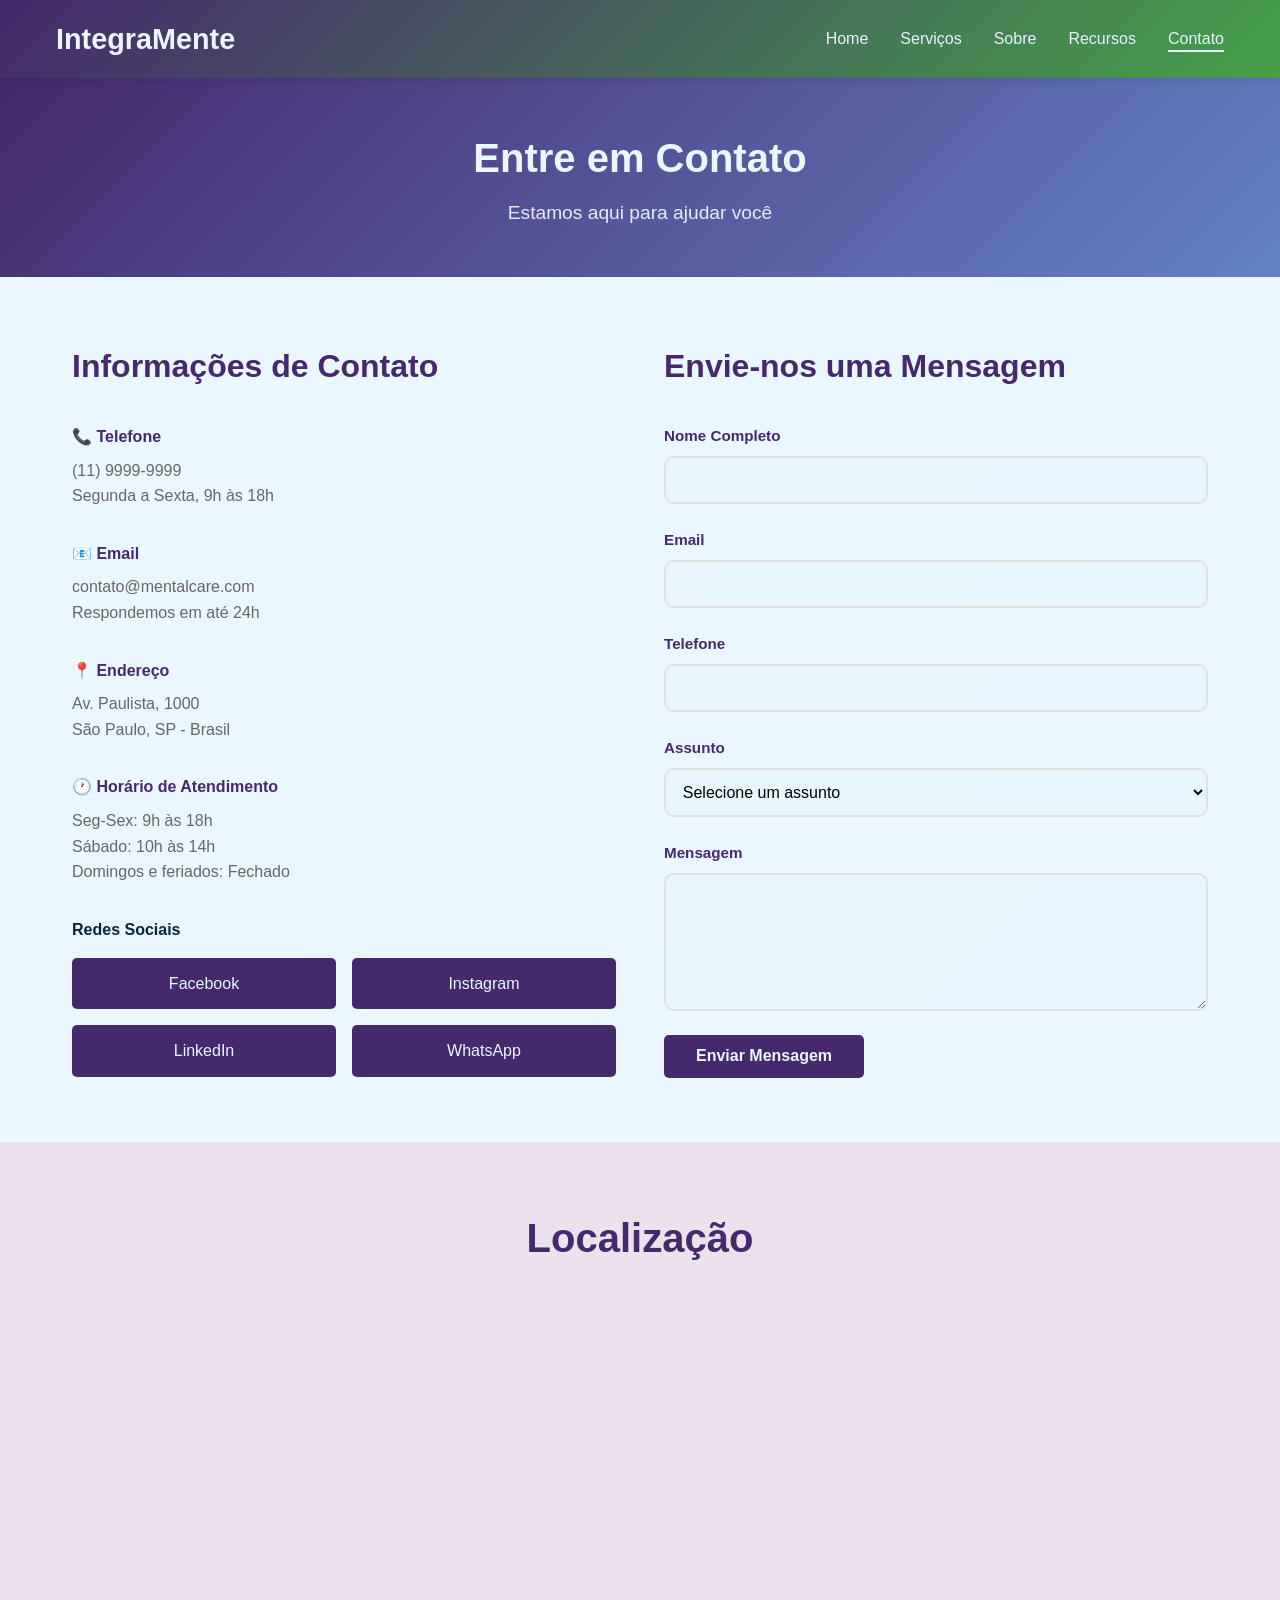
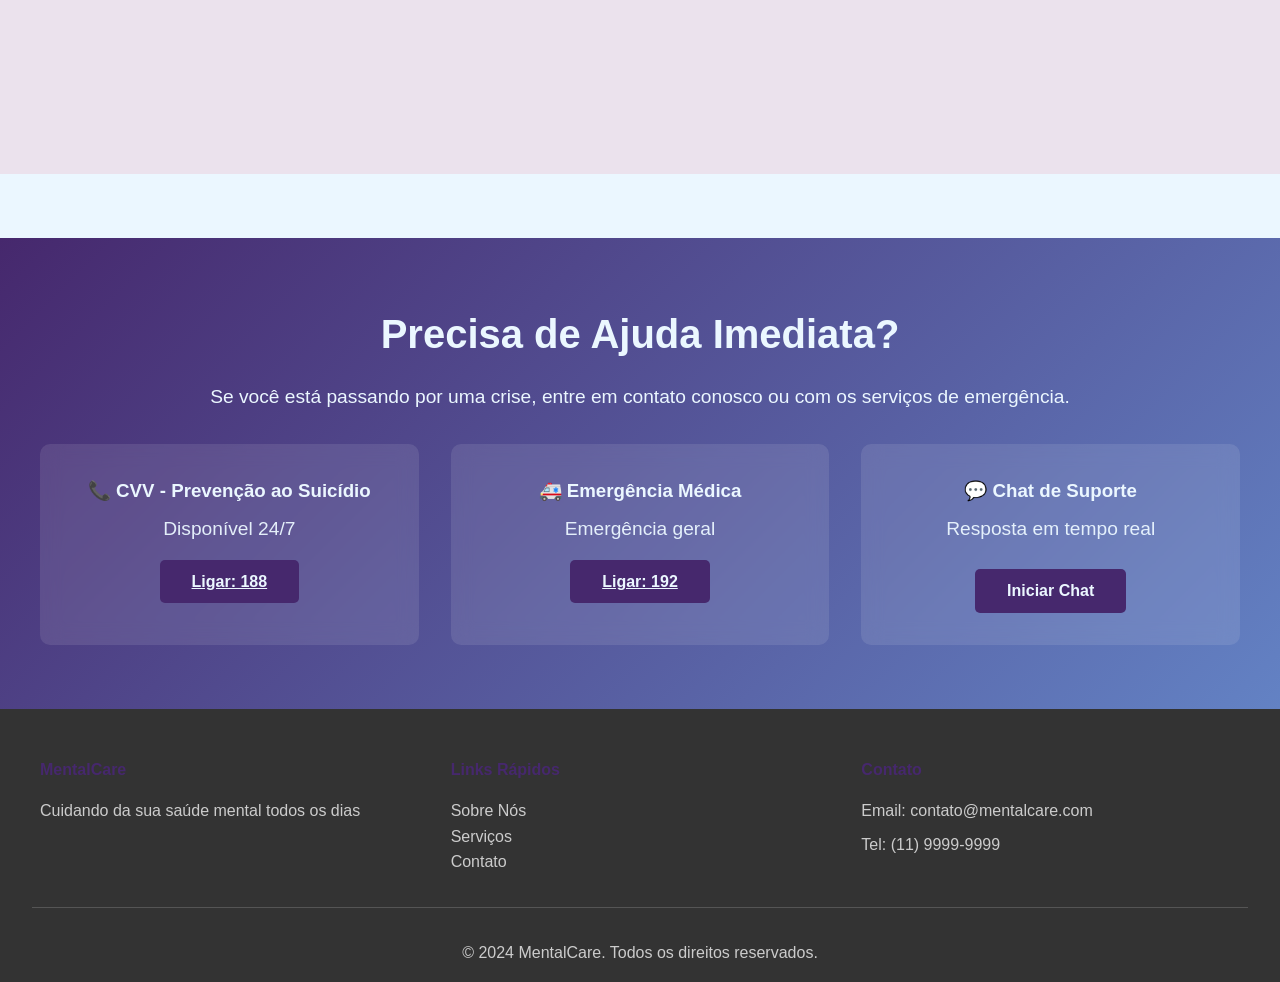
<file: projeto_saúde_mental/contato.html>
<!DOCTYPE html>
<html lang="pt-BR">
<head>
    <meta charset="UTF-8">
    <meta name="viewport" content="width=device-width, initial-scale=1.0">
    <title>Contato - MentalCare</title>
    <link rel="stylesheet" href="css/style.css">
</head>
<body>
    <!-- Navbar -->
    <nav class="navbar">
        <div class="nav-container">
            <div class="logo"> IntegraMente </div>
            <ul class="nav-menu">
                <li><a href="index.html">Home</a></li>
                <li><a href="servicos.html">Serviços</a></li>
                <li><a href="sobre.html">Sobre</a></li>
                <li><a href="recursos.html">Recursos</a></li>
                <li><a href="contato.html" class="active">Contato</a></li>
            </ul>
            <div class="hamburger">
                <span></span>
                <span></span>
                <span></span>
            </div>
        </div>
    </nav>

    <!-- Página Banner -->
    <section class="page-banner">
        <h1>Entre em Contato</h1>
        <p>Estamos aqui para ajudar você</p>
    </section>

    <!-- Contato -->
    <section class="contact-section">
        <div class="contact-info">
            <h2>Informações de Contato</h2>
            
            <div class="info-item">
                <h4>📞 Telefone</h4>
                <p>(11) 9999-9999</p>
                <p>Segunda a Sexta, 9h às 18h</p>
            </div>

            <div class="info-item">
                <h4>📧 Email</h4>
                <p>contato@mentalcare.com</p>
                <p>Respondemos em até 24h</p>
            </div>

            <div class="info-item">
                <h4>📍 Endereço</h4>
                <p>Av. Paulista, 1000</p>
                <p>São Paulo, SP - Brasil</p>
            </div>

            <div class="info-item">
                <h4>🕐 Horário de Atendimento</h4>
                <p>Seg-Sex: 9h às 18h</p>
                <p>Sábado: 10h às 14h</p>
                <p>Domingos e feriados: Fechado</p>
            </div>

            <div class="social-links">
                <h4>Redes Sociais</h4>
                <div class="socials">
                    <a href="#" class="social-btn">Facebook</a>
                    <a href="#" class="social-btn">Instagram</a>
                    <a href="#" class="social-btn">LinkedIn</a>
                    <a href="#" class="social-btn">WhatsApp</a>
                </div>
            </div>
        </div>

        <div class="contact-form">
            <h2>Envie-nos uma Mensagem</h2>
            <form>
                <div class="form-group">
                    <label for="name">Nome Completo</label>
                    <input type="text" id="name" name="name" required>
                </div>

                <div class="form-group">
                    <label for="email">Email</label>
                    <input type="email" id="email" name="email" required>
                </div>

                <div class="form-group">
                    <label for="phone">Telefone</label>
                    <input type="tel" id="phone" name="phone">
                </div>

                <div class="form-group">
                    <label for="subject">Assunto</label>
                    <select id="subject" name="subject" required>
                        <option value="">Selecione um assunto</option>
                        <option value="consulta">Consulta</option>
                        <option value="informacao">Informação Geral</option>
                        <option value="feedback">Feedback</option>
                        <option value="problema">Relatar Problema</option>
                    </select>
                </div>

                <div class="form-group">
                    <label for="message">Mensagem</label>
                    <textarea id="message" name="message" rows="6" required></textarea>
                </div>

                <button type="submit" class="btn btn-primary">Enviar Mensagem</button>
            </form>
        </div>
    </section>

    <!-- Mapa -->
    <section class="map-section">
        <h2>Localização</h2>
        <div class="map-container">
            <iframe src="https://www.google.com/maps/embed?pb=!1m18!1m12!1m3!1d3658.0089649876!2d-46.6568!3d-23.5505!2m3!1f0!2f0!3f0!3m2!1i1024!2i768!4f13.1!3m3!1m2!1s0x94ce59c8da0edf63%3A0xf2e8f1f8c8e8c8e8!2sAv.%20Paulista%2C%201000%20-%20S%C3%A3o%20Paulo!5e0!3m2!1spt-BR!2sbr!4v1234567890" width="100%" height="400" style="border:0;" allowfullscreen="" loading="lazy"></iframe>
        </div>
    </section>

    <!-- Suporte Imediato -->
    <section class="support-section">
        <h2>Precisa de Ajuda Imediata?</h2>
        <p>Se você está passando por uma crise, entre em contato conosco ou com os serviços de emergência.</p>
        <div class="support-cards">
            <div class="support-card">
                <h3>📞 CVV - Prevenção ao Suicídio</h3>
                <p>Disponível 24/7</p>
                <a href="tel:188" class="btn btn-primary">Ligar: 188</a>
            </div>
            <div class="support-card">
                <h3>🚑 Emergência Médica</h3>
                <p>Emergência geral</p>
                <a href="tel:192" class="btn btn-primary">Ligar: 192</a>
            </div>
            <div class="support-card">
                <h3>💬 Chat de Suporte</h3>
                <p>Resposta em tempo real</p>
                <button class="btn btn-primary">Iniciar Chat</button>
            </div>
        </div>
    </section>

    <!-- Footer -->
    <footer class="footer">
        <div class="footer-content">
            <div class="footer-section">
                <h4>MentalCare</h4>
                <p>Cuidando da sua saúde mental todos os dias</p>
            </div>
            <div class="footer-section">
                <h4>Links Rápidos</h4>
                <ul>
                    <li><a href="sobre.html">Sobre Nós</a></li>
                    <li><a href="servicos.html">Serviços</a></li>
                    <li><a href="contato.html">Contato</a></li>
                </ul>
            </div>
            <div class="footer-section">
                <h4>Contato</h4>
                <p>Email: contato@mentalcare.com</p>
                <p>Tel: (11) 9999-9999</p>
            </div>
        </div>
        <div class="footer-bottom">
            <p>&copy; 2024 MentalCare. Todos os direitos reservados.</p>
        </div>
    </footer>

    <script src="js/carousel.js"></script>
</body>
</html>
</file>
<file: projeto_saúde_mental/css/style.css>
* {
    margin: 0;
    padding: 0;
    box-sizing: border-box;
}

:root {
    --primary-color: #46286d;
    --secondary-color: #6382c4;
    --accent-color:  #c47cd6;
    --danger-color:  #f44336; 
    --text-color:    #02273b;
    --light-bg:      #ebe2ed;
    --white:         #ebf7ff;
    --shadow: 0 2px 8px rgba(2, 39, 59, 0.12);
}

html {
    scroll-behavior: smooth;
}

body {
    font-family: 'Segoe UI', Tahoma, Geneva, Verdana, sans-serif;
    line-height: 1.6;
    color: var(--text-color);
    background-color: var(--white);
}

/* ===== NAVBAR ===== */
.navbar {
    background: linear-gradient(135deg, var(--primary-color) 0%, #45a049 100%);
    padding: 1rem 0;
    position: sticky;
    top: 0;
    z-index: 1000;
    box-shadow: var(--shadow);
}

.nav-container {
    max-width: 1200px;
    margin: 0 auto;
    padding: 0 1rem;
    display: flex;
    justify-content: space-between;
    align-items: center;
}

.logo {
    font-size: 1.8rem;
    font-weight: bold;
    color: var(--white);
}

.nav-menu {
    display: flex;
    list-style: none;
    gap: 2rem;
}

.nav-menu a {
    color: var(--white);
    text-decoration: none;
    font-weight: 500;
    position: relative;
    transition: var(--transition);
}

.nav-menu a::after {
    content: '';
    position: absolute;
    bottom: -5px;
    left: 0;
    width: 0;
    height: 2px;
    background: var(--white);
    transition: var(--transition);
}

.nav-menu a:hover::after,
.nav-menu a.active::after {
    width: 100%;
}

.hamburger {
    display: none;
    flex-direction: column;
    cursor: pointer;
}

.hamburger span {
    width: 25px;
    height: 3px;
    background: var(--white);
    margin: 5px 0;
    transition: var(--transition);
}

/* ===== CAROUSEL ===== */
.carousel-section {
    position: relative;
    width: 100%;
    height: 500px;
    overflow: hidden;
    background: #000;
}

.carousel {
    position: relative;
    width: 100%;
    height: 100%;
}

.carousel-item {
    display: none;
    position: relative;
    width: 100%;
    height: 100%;
}

.carousel-item.active {
    display: flex;
}

.carousel-item img {
    width: 100%;
    height: 100%;
    object-fit: cover;
}

.carousel-text {
    position: absolute;
    bottom: 0;
    left: 0;
    right: 0;
    background: linear-gradient(to top, rgba(0,0,0,0.8), transparent);
    color: var(--white);
    padding: 3rem 2rem 2rem;
    text-align: center;
    animation: slideUp 0.6s ease;
}

.carousel-text h2 {
    font-size: 2.5rem;
    margin-bottom: 0.5rem;
}

.carousel-text p {
    font-size: 1.2rem;
}

@keyframes slideUp {
    from {
        opacity: 0;
        transform: translateY(30px);
    }
    to {
        opacity: 1;
        transform: translateY(0);
    }
}

.carousel-btn {
    position: absolute;
    top: 50%;
    transform: translateY(-50%);
    background: rgba(255, 255, 255, 0.3);
    color: var(--white);
    border: none;
    font-size: 2rem;
    padding: 1rem 1.5rem;
    cursor: pointer;
    z-index: 10;
    transition: var(--transition);
}

.carousel-btn:hover {
    background: rgba(255, 255, 255, 0.6);
}

.carousel-btn.prev {
    left: 20px;
}

.carousel-btn.next {
    right: 20px;
}

.carousel-dots {
    position: absolute;
    bottom: 20px;
    left: 50%;
    transform: translateX(-50%);
    display: flex;
    gap: 10px;
    z-index: 10;
}

.dot {
    width: 12px;
    height: 12px;
    border-radius: 50%;
    background: rgba(255, 255, 255, 0.5);
    cursor: pointer;
    transition: var(--transition);
}

.dot.active {
    background: var(--white);
    width: 30px;
    border-radius: 6px;
}

/* ===== HERO SECTION ===== */
.hero {
    background: linear-gradient(135deg, var(--primary-color) 0%, var(--secondary-color) 100%);
    color: var(--white);
    padding: 4rem 2rem;
    text-align: center;
    min-height: 400px;
    display: flex;
    align-items: center;
    justify-content: center;
}

.hero-content h1 {
    font-size: 3rem;
    margin-bottom: 1rem;
}

.hero-content p {
    font-size: 1.3rem;
    margin-bottom: 2rem;
    opacity: 0.95;
}

/* ===== BUTTONS ===== */
.btn {
    padding: 0.8rem 2rem;
    border: none;
    border-radius: 5px;
    font-size: 1rem;
    cursor: pointer;
    transition: var(--transition);
    font-weight: 600;
}

.btn-primary {
    background: var(--primary-color);
    color: var(--white);
}

.btn-primary:hover {
    background: #45a049;
    transform: translateY(-2px);
    box-shadow: 0 4px 12px rgba(76, 175, 80, 0.3);
}

.btn-secondary {
    background: var(--secondary-color);
    color: var(--white);
}

.btn-secondary:hover {
    background: #0b7dda;
    transform: translateY(-2px);
    box-shadow: 0 4px 12px rgba(33, 150, 243, 0.3);
}

/* ===== SERVICES PREVIEW ===== */
.services-preview {
    max-width: 1200px;
    margin: 4rem auto;
    padding: 0 2rem;
}

.services-preview h2 {
    text-align: center;
    font-size: 2.5rem;
    margin-bottom: 3rem;
    color: var(--primary-color);
}

.services-grid {
    display: grid;
    grid-template-columns: repeat(auto-fit, minmax(250px, 1fr));
    gap: 2rem;
}

.service-card {
    background: var(--light-bg);
    padding: 2rem;
    border-radius: 10px;
    text-align: center;
    transition: var(--transition);
    box-shadow: var(--shadow);
}

.service-card:hover {
    transform: translateY(-5px);
    box-shadow: 0 8px 16px rgba(0, 0, 0, 0.15);
}

.service-card .icon {
    font-size: 3rem;
    margin-bottom: 1rem;
}

.service-card h3 {
    font-size: 1.5rem;
    margin-bottom: 0.5rem;
    color: var(--primary-color);
}

.service-card p {
    color: #666;
}

/* ===== TESTIMONIALS ===== */
.testimonials {
    background: var(--light-bg);
    padding: 4rem 2rem;
    margin: 4rem 0;
}

.testimonials h2 {
    text-align: center;
    font-size: 2.5rem;
    margin-bottom: 3rem;
    color: var(--primary-color);
}

.testimonials-grid {
    max-width: 1200px;
    margin: 0 auto;
    display: grid;
    grid-template-columns: repeat(auto-fit, minmax(300px, 1fr));
    gap: 2rem;
}

.testimonial-card {
    background: var(--white);
    padding: 2rem;
    border-radius: 10px;
    box-shadow: var(--shadow);
    border-left: 4px solid var(--primary-color);
}

.testimonial-card p {
    font-style: italic;
    margin-bottom: 1rem;
    color: #666;
}

.testimonial-card strong {
    color: var(--primary-color);
}

/* ===== PAGE BANNER ===== */
.page-banner {
    background: linear-gradient(135deg, var(--primary-color) 0%, var(--secondary-color) 100%);
    color: var(--white);
    padding: 3rem 2rem;
    text-align: center;
}

.page-banner h1 {
    font-size: 2.5rem;
    margin-bottom: 0.5rem;
}

.page-banner p {
    font-size: 1.2rem;
    opacity: 0.95;
}

/* ===== SERVICES DETAILED ===== */
.services-detailed {
    max-width: 1200px;
    margin: 4rem auto;
    padding: 0 2rem;
}

.service-detail-item {
    display: grid;
    grid-template-columns: 1fr 1fr;
    gap: 3rem;
    align-items: center;
    margin-bottom: 4rem;
}

.service-detail-item.reverse {
    direction: rtl;
}

.service-detail-item.reverse > * {
    direction: ltr;
}

.service-image img {
    width: 100%;
    border-radius: 10px;
    box-shadow: var(--shadow);
}

.service-info h2 {
    font-size: 2rem;
    color: var(--primary-color);
    margin-bottom: 1rem;
}

.service-info p {
    color: #666;
    margin-bottom: 1.5rem;
}

.service-info ul {
    list-style: none;
    margin-bottom: 2rem;
}

.service-info li {
    padding: 0.5rem 0;
    color: #666;
}

/* ===== PRICING ===== */
.pricing {
    background: var(--light-bg);
    padding: 4rem 2rem;
    margin: 4rem 0;
}

.pricing h2 {
    text-align: center;
    font-size: 2.5rem;
    margin-bottom: 3rem;
    color: var(--primary-color);
}

.pricing-grid {
    max-width: 1200px;
    margin: 0 auto;
    display: grid;
    grid-template-columns: repeat(auto-fit, minmax(280px, 1fr));
    gap: 2rem;
}

.pricing-card {
    background: var(--white);
    padding: 2rem;
    border-radius: 10px;
    box-shadow: var(--shadow);
    text-align: center;
    transition: var(--transition);
}

.pricing-card:hover {
    transform: translateY(-10px);
    box-shadow: 0 12px 24px rgba(0, 0, 0, 0.15);
}

.pricing-card.featured {
    border: 2px solid var(--primary-color);
    transform: scale(1.05);
}

.pricing-card h3 {
    font-size: 1.5rem;
    margin-bottom: 1rem;
    color: var(--primary-color);
}

.pricing-card .price {
    font-size: 2.5rem;
    color: var(--primary-color);
    margin-bottom: 0.5rem;
}

.pricing-card .price span {
    font-size: 1rem;
    color: #666;
}

.pricing-card .popular {
    background: var(--primary-color);
    color: var(--white);
    padding: 0.5rem 1rem;
    border-radius: 20px;
    display: inline-block;
    margin-bottom: 1rem;
}

.pricing-card ul {
    list-style: none;
    margin: 1.5rem 0;
    text-align: left;
}

.pricing-card li {
    padding: 0.5rem 0;
    color: #666;
}

/* ===== ABOUT SECTION ===== */
.about-section {
    max-width: 1200px;
    margin: 4rem auto;
    padding: 0 2rem;
    display: grid;
    grid-template-columns: 1fr 1fr;
    gap: 3rem;
    align-items: center;
}

.about-image img {
    width: 100%;
    border-radius: 10px;
    box-shadow: var(--shadow);
}

.about-content h2 {
    font-size: 2rem;
    color: var(--primary-color);
    margin-bottom: 1rem;
}

.about-content p {
    color: #666;
    margin-bottom: 1rem;
    line-height: 1.8;
}

/* ===== MISSION SECTION ===== */
.mission-section {
    max-width: 1200px;
    margin: 4rem auto;
    padding: 0 2rem;
    display: grid;
    grid-template-columns: repeat(auto-fit, minmax(300px, 1fr));
    gap: 2rem;
}

.mission-item {
    background: var(--light-bg);
    padding: 2rem;
    border-radius: 10px;
    border-left: 4px solid var(--primary-color);
}

.mission-item h3 {
    font-size: 1.5rem;
    margin-bottom: 1rem;
    color: var(--primary-color);
}

.mission-item p {
    color: #666;
}

/* ===== TEAM SECTION ===== */
.team-section {
    max-width: 1200px;
    margin: 4rem auto;
    padding: 0 2rem;
}

.team-section h2 {
    text-align: center;
    font-size: 2.5rem;
    margin-bottom: 3rem;
    color: var(--primary-color);
}

.team-grid {
    display: grid;
    grid-template-columns: repeat(auto-fit, minmax(250px, 1fr));
    gap: 2rem;
}

.team-member {
    text-align: center;
    padding: 2rem;
    border-radius: 10px;
    background: var(--light-bg);
    transition: var(--transition);
}

.team-member:hover {
    transform: translateY(-5px);
    box-shadow: var(--shadow);
}

.team-member img {
    width: 150px;
    height: 150px;
    border-radius: 50%;
    object-fit: cover;
    margin-bottom: 1rem;
    border: 3px solid var(--primary-color);
}

.team-member h4 {
    font-size: 1.3rem;
    color: var(--primary-color);
    margin-bottom: 0.5rem;
}

.team-member p {
    color: #666;
}

.team-member .bio {
    font-size: 0.9rem;
    font-style: italic;
}

/* ===== STATS SECTION ===== */
.stats-section {
    background: linear-gradient(135deg, var(--primary-color) 0%, var(--secondary-color) 100%);
    color: var(--white);
    padding: 4rem 2rem;
    margin: 4rem 0;
}

.stats-section h2 {
    text-align: center;
    font-size: 2.5rem;
    margin-bottom: 3rem;
}

.stats-grid {
    max-width: 1200px;
    margin: 0 auto;
    display: grid;
    grid-template-columns: repeat(auto-fit, minmax(200px, 1fr));
    gap: 2rem;
    text-align: center;
}

.stat h3 {
    font-size: 2.5rem;
    margin-bottom: 0.5rem;
}

.stat p {
    font-size: 1.1rem;
    opacity: 0.95;
}

/* ===== CERTIFICATIONS ===== */
.certifications {
    background: var(--light-bg);
    padding: 4rem 2rem;
    margin: 4rem 0;
}

.certifications h2 {
    text-align: center;
    font-size: 2.5rem;
    margin-bottom: 3rem;
    color: var(--primary-color);
}

.certifications-grid {
    max-width: 1200px;
    margin: 0 auto;
    display: grid;
    grid-template-columns: repeat(auto-fit, minmax(250px, 1fr));
    gap: 2rem;
}

.cert-item {
    background: var(--white);
    padding: 2rem;
    border-radius: 10px;
    box-shadow: var(--shadow);
    text-align: center;
}

.cert-item h4 {
    color: var(--primary-color);
    margin-bottom: 0.5rem;
}

/* ===== BLOG SECTION ===== */
.blog-section {
    max-width: 1200px;
    margin: 4rem auto;
    padding: 0 2rem;
}

.blog-section h2 {
    text-align: center;
    font-size: 2.5rem;
    margin-bottom: 3rem;
    color: var(--primary-color);
}

.blog-grid {
    display: grid;
    grid-template-columns: repeat(auto-fit, minmax(300px, 1fr));
    gap: 2rem;
}

.blog-card {
    background: var(--white);
    border-radius: 10px;
    overflow: hidden;
    box-shadow: var(--shadow);
    transition: var(--transition);
}

.blog-card:hover {
    transform: translateY(-5px);
    box-shadow: 0 8px 16px rgba(0, 0, 0, 0.15);
}

.blog-card img {
    width: 100%;
    height: 200px;
    object-fit: cover;
}

.blog-card h3 {
    color: var(--primary-color);
    padding: 1.5rem 1.5rem 0;
}

.blog-card .date {
    color: #999;
    font-size: 0.9rem;
    padding: 0 1.5rem;
}

.blog-card p {
    color: #666;
    padding: 0 1.5rem;
}

.blog-card .read-more {
    display: inline-block;
    padding: 1.5rem;
    color: var(--primary-color);
    text-decoration: none;
    font-weight: 600;
    transition: var(--transition);
}

.blog-card .read-more:hover {
    color: var(--secondary-color);
}

/* ===== GUIDES SECTION ===== */
.guides-section {
    background: var(--light-bg);
    padding: 4rem 2rem;
    margin: 4rem 0;
}

.guides-section h2 {
    text-align: center;
    font-size: 2.5rem;
    margin-bottom: 3rem;
    color: var(--primary-color);
}

.guides-grid {
    max-width: 1200px;
    margin: 0 auto;
    display: grid;
    grid-template-columns: repeat(auto-fit, minmax(250px, 1fr));
    gap: 2rem;
}

.guide-card {
    background: var(--white);
    padding: 2rem;
    border-radius: 10px;
    text-align: center;
    box-shadow: var(--shadow);
    transition: var(--transition);
}

.guide-card:hover {
    transform: translateY(-5px);
}

.guide-card h3 {
    color: var(--primary-color);
    margin-bottom: 1rem;
}

.guide-card p {
    color: #666;
    margin-bottom: 1.5rem;
}

/* ===== VIDEOS SECTION ===== */
.videos-section {
    max-width: 1200px;
    margin: 4rem auto;
    padding: 0 2rem;
}

.videos-section h2 {
    text-align: center;
    font-size: 2.5rem;
    margin-bottom: 3rem;
    color: var(--primary-color);
}

.videos-grid {
    display: grid;
    grid-template-columns: repeat(auto-fit, minmax(300px, 1fr));
    gap: 2rem;
}

.video-card {
    border-radius: 10px;
    overflow: hidden;
    box-shadow: var(--shadow);
    transition: var(--transition);
}

.video-card:hover {
    transform: translateY(-5px);
}

.video-card iframe {
    border-radius: 10px;
}

.video-card h3 {
    padding: 1rem;
    color: var(--primary-color);
}

/* ===== FAQ SECTION ===== */
.faq-section {
    max-width: 1200px;
    margin: 4rem auto;
    padding: 0 2rem;
}

.faq-section h2 {
    text-align: center;
    font-size: 2.5rem;
    margin-bottom: 3rem;
    color: var(--primary-color);
}

.faq-container {
    display: grid;
    gap: 1.5rem;
}

.faq-item {
    background: var(--light-bg);
    padding: 2rem;
    border-radius: 10px;
    border-left: 4px solid var(--primary-color);
}

.faq-item h4 {
    color: var(--primary-color);
    margin-bottom: 0.5rem;
    cursor: pointer;
}

.faq-item p {
    color: #666;
}

/* ===== CONTACT SECTION ===== */
.contact-section {
    max-width: 1200px;
    margin: 4rem auto;
    padding: 0 2rem;
    display: grid;
    grid-template-columns: 1fr 1fr;
    gap: 3rem;
}

.contact-info h2 {
    font-size: 2rem;
    color: var(--primary-color);
    margin-bottom: 2rem;
}

.info-item {
    margin-bottom: 2rem;
}

.info-item h4 {
    color: var(--primary-color);
    margin-bottom: 0.5rem;
}

.info-item p {
    color: #666;
}

.social-links {
    margin-top: 2rem;
}

.socials {
    display: grid;
    grid-template-columns: repeat(2, 1fr);
    gap: 1rem;
    margin-top: 1rem;
}

.social-btn {
    background: var(--primary-color);
    color: var(--white);
    padding: 0.8rem;
    border-radius: 5px;
    text-decoration: none;
    text-align: center;
    transition: var(--transition);
}

.social-btn:hover {
    background: var(--secondary-color);
}

/* ===== CONTACT FORM ===== */
.contact-form h2 {
    font-size: 2rem;
    color: var(--primary-color);
    margin-bottom: 2rem;
}

.form-group {
    margin-bottom: 1.5rem;
}

.form-group label {
    display: block;
    margin-bottom: 0.5rem;
    color: var(--text-color);
    font-weight: 600;
}

.form-group input,
.form-group select,
.form-group textarea {
    width: 100%;
    padding: 0.8rem;
    border: 1px solid #ddd;
    border-radius: 5px;
    font-family: inherit;
    font-size: 1rem;
    transition: var(--transition);
}

.form-group input:focus,
.form-group select:focus,
.form-group textarea:focus {
    outline: none;
    border-color: var(--primary-color);
    box-shadow: 0 0 5px rgba(76, 175, 80, 0.3);
}

/* ===== MAP SECTION ===== */
.map-section {
    padding: 4rem 2rem;
    background: var(--light-bg);
    margin: 4rem 0;
}

.map-section h2 {
    text-align: center;
    font-size: 2.5rem;
    color: var(--primary-color);
    margin-bottom: 2rem;
}

.map-container {
    max-width: 1200px;
    margin: 0 auto;
}

/* ===== SUPPORT SECTION ===== */
.support-section {
    background: linear-gradient(135deg, var(--primary-color) 0%, var(--secondary-color) 100%);
    color: var(--white);
    padding: 4rem 2rem;
    text-align: center;
}

.support-section h2 {
    font-size: 2.5rem;
    margin-bottom: 1rem;
}

.support-section p {
    font-size: 1.2rem;
    margin-bottom: 2rem;
}

.support-cards {
    max-width: 1200px;
    margin: 0 auto;
    display: grid;
    grid-template-columns: repeat(auto-fit, minmax(250px, 1fr));
    gap: 2rem;
}

.support-card {
    background: rgba(255, 255, 255, 0.1);
    padding: 2rem;
    border-radius: 10px;
    backdrop-filter: blur(10px);
}

.support-card h3 {
    margin-bottom: 0.5rem;
}

.support-card p {
    opacity: 0.95;
    margin-bottom: 1.5rem;
}

/* ===== FOOTER ===== */
.footer {
    background: #333;
    color: var(--white);
    padding: 3rem 2rem 1rem;
}

.footer-content {
    max-width: 1200px;
    margin: 0 auto;
    display: grid;
    grid-template-columns: repeat(auto-fit, minmax(250px, 1fr));
    gap: 2rem;
    margin-bottom: 2rem;
}

.footer-section h4 {
    margin-bottom: 1rem;
    color: var(--primary-color);
}

.footer-section p {
    color: #ccc;
    margin-bottom: 0.5rem;
}

.footer-section ul {
    list-style: none;
}

.footer-section a {
    color: #ccc;
    text-decoration: none;
    transition: var(--transition);
}

.footer-section a:hover {
    color: var(--primary-color);
}

.footer-bottom {
    text-align: center;
    padding-top: 2rem;
    border-top: 1px solid #555;
    color: #ccc;
}

/* ===== RESPONSIVE ===== */
@media (max-width: 768px) {
    .hamburger {
        display: flex;
    }

    .nav-menu {
        position: fixed;
        left: -100%;
        top: 70px;
        flex-direction: column;
        background-color: var(--primary-color);
        width: 100%;
        text-align: center;
        transition: 0.3s;
        box-shadow: 0 10px 27px rgba(0, 0, 0, 0.05);
        gap: 0;
    }

    .nav-menu.active {
        left: 0;
    }

    .nav-menu li {
        padding: 2rem 0;
    }

    .carousel-section {
        height: 300px;
    }

    .carousel-text h2 {
        font-size: 1.5rem;
    }

    .carousel-text p {
        font-size: 1rem;
    }

    .carousel-btn {
        padding: 0.5rem 1rem;
        font-size: 1.5rem;
    }

    .carousel-btn.prev {
        left: 10px;
    }

    .carousel-btn.next {
        right: 10px;
    }

    .hero-content h1 {
        font-size: 2rem;
    }

    .hero-content p {
        font-size: 1rem;
    }

    .services-grid {
        grid-template-columns: 1fr;
    }

    .testimonials-grid {
        grid-template-columns: 1fr;
    }

    .service-detail-item {
        grid-template-columns: 1fr;
        gap: 2rem;
    }

    .pricing-grid {
        grid-template-columns: 1fr;
    }

    .pricing-card.featured {
        transform: scale(1);
    }

    .about-section {
        grid-template-columns: 1fr;
    }

    .mission-section {
        grid-template-columns: 1fr;
    }

    .team-grid {
        grid-template-columns: 1fr;
    }

    .stats-grid {
        grid-template-columns: repeat(2, 1fr);
    }

    .blog-grid {
        grid-template-columns: 1fr;
    }

    .guides-grid {
        grid-template-columns: 1fr;
    }

    .videos-grid {
        grid-template-columns: 1fr;
    }

    .contact-section {
        grid-template-columns: 1fr;
    }

    .socials {
        grid-template-columns: 1fr;
    }

    .support-cards {
        grid-template-columns: 1fr;
    }

    .footer-content {
        grid-template-columns: 1fr;
    }
}

@media (max-width: 480px) {
    .logo {
        font-size: 1.3rem;
    }

    .nav-menu {
        gap: 0;
    }

    .carousel-section {
        height: 200px;
    }

    .carousel-text h2 {
        font-size: 1.2rem;
    }

    .carousel-text p {
        font-size: 0.9rem;
    }

    .carousel-text {
        padding: 1.5rem 1rem 1rem;
    }

    .hero-content h1 {
        font-size: 1.5rem;
    }

    .services-preview h2,
    .blog-section h2,
    .pricing h2,
    .team-section h2 {
        font-size: 1.8rem;
    }

    .page-banner h1 {
        font-size: 1.8rem;
    }

    .page-banner p {
        font-size: 1rem;
    }

    .service-card .icon {
        font-size: 2rem;
    }

    .stat h3 {
        font-size: 1.8rem;
    }

    .stats-grid {
        grid-template-columns: 1fr;
    }

    .team-member img {
        width: 100px;
        height: 100px;
    }

    .btn {
        padding: 0.6rem 1.5rem;
        font-size: 0.9rem;
    }
}

/* ===== MODAL STYLES ===== */
.modal {
    display: none;
    position: fixed;
    z-index: 2000;
    left: 0;
    top: 0;
    width: 100%;
    height: 100%;
    background-color: rgba(0, 0, 0, 0.5);
    opacity: 0;
    transition: opacity 0.3s ease;
    padding: 1rem;
    animation: fadeIn 0.3s ease;
    overflow-y: auto;
}

@keyframes fadeIn {
    from {
        opacity: 0;
    }
    to {
        opacity: 1;
    }
}

.modal.active {
    display: flex;
    align-items: flex-start;
    justify-content: center;
    opacity: 1;
    padding: 1rem;
}

.modal-content {
    background-color: var(--white);
    padding: 1.5rem;
    border-radius: 20px;
    max-width: 500px;
    width: 100%;
    position: relative;
    box-shadow: 0 10px 40px rgba(76, 175, 80, 0.15), 0 0 30px rgba(33, 150, 243, 0.08);
    animation: slideDown 0.4s ease;
    transform: translateY(0);
    max-height: 90vh;
    overflow-y: auto;
    overflow-x: hidden;
    margin-top: 2rem;
    border: 1px solid rgba(76, 175, 80, 0.1);
    overflow: hidden;
    scrollbar-width: thin;
    scrollbar-color: rgba(76, 175, 80, 0.3) rgba(76, 175, 80, 0.1);
}

/* Estilo do scrollbar para Chrome/Safari */
.modal-content::-webkit-scrollbar {
    width: 8px;
}

.modal-content::-webkit-scrollbar-track {
    background: rgba(76, 175, 80, 0.05);
    border-radius: 10px;
}

.modal-content::-webkit-scrollbar-thumb {
    background: linear-gradient(180deg, var(--primary-color), var(--secondary-color));
    border-radius: 10px;
    transition: background 0.3s ease;
}

.modal-content::-webkit-scrollbar-thumb:hover {
    background: linear-gradient(180deg, #45a049, #0b7dda);
}

.modal-content::before {
    content: '';
    position: absolute;
    top: 0;
    left: 0;
    right: 0;
    height: 5px;
    background: linear-gradient(90deg, var(--primary-color), var(--secondary-color));
    border-radius: 20px 20px 0 0;
}

@keyframes slideDown {
    from {
        opacity: 0;
        transform: translateY(-50px);
    }
    to {
        opacity: 1;
        transform: translateY(0);
    }
}

@keyframes slideUp {
    from {
        opacity: 0;
        transform: translateY(50px);
    }
    to {
        opacity: 1;
        transform: translateY(0);
    }
}

.modal-content h2 {
    color: var(--primary-color);
    margin-bottom: 1.5rem;
    font-size: 1.8rem;
    margin-top: 0.5rem;
    background: linear-gradient(135deg, var(--primary-color), var(--secondary-color));
    -webkit-background-clip: text;
    -webkit-text-fill-color: transparent;
    background-clip: text;
}

.close {
    color: var(--secondary-color);
    float: right;
    font-size: 28px;
    font-weight: bold;
    cursor: pointer;
    transition: var(--transition);
    display: flex;
    align-items: center;
    justify-content: center;
    width: 30px;
    height: 30px;
    border-radius: 50%;
    background: rgba(33, 150, 243, 0.1);
}

.close:hover,
.close:focus {
    background: rgba(33, 150, 243, 0.2);
    color: var(--danger-color);
    transform: rotate(90deg);
}

.form-inscricao {
    display: flex;
    flex-direction: column;
    gap: 1.5rem;
}

.form-group {
    display: flex;
    flex-direction: column;
}

.form-group label {
    font-weight: 600;
    color: var(--primary-color);
    margin-bottom: 0.5rem;
    font-size: 0.95rem;
}

.form-group input,
.form-group select,
.form-group textarea {
    padding: 0.8rem;
    border: 2px solid #e0e0e0;
    border-radius: 10px;
    font-family: inherit;
    font-size: 1rem;
    transition: var(--transition);
    background: linear-gradient(135deg, rgba(76, 175, 80, 0.02), rgba(33, 150, 243, 0.02));
}

.form-group input:focus,
.form-group select:focus,
.form-group textarea:focus {
    outline: none;
    border-color: var(--primary-color);
    box-shadow: 0 0 0 3px rgba(76, 175, 80, 0.1), inset 0 1px 3px rgba(76, 175, 80, 0.05);
    background: var(--white);
}

.btn-submit {
    padding: 1rem 2rem;
    margin-top: 1rem;
    font-size: 1rem;
    font-weight: 600;
    border: none;
    border-radius: 10px;
    cursor: pointer;
    transition: all 0.3s ease;
    background: linear-gradient(135deg, var(--primary-color) 0%, #45a049 100%);
    color: var(--white);
    position: relative;
    overflow: hidden;
    box-shadow: 0 4px 15px rgba(76, 175, 80, 0.3);
    text-transform: uppercase;
    letter-spacing: 0.5px;
}

.btn-submit::before {
    content: '';
    position: absolute;
    top: 0;
    left: -100%;
    width: 100%;
    height: 100%;
    background: linear-gradient(90deg, transparent, rgba(255,255,255,0.3), transparent);
    transition: left 0.5s ease;
}

.btn-submit:hover {
    background: linear-gradient(135deg, #45a049 0%, var(--primary-color) 100%);
    transform: translateY(-3px);
    box-shadow: 0 8px 25px rgba(76, 175, 80, 0.4);
}

.btn-submit:active {
    transform: translateY(-1px);
    box-shadow: 0 4px 12px rgba(76, 175, 80, 0.3);
}

/* Efeito de ripple no botão */
.btn-primary {
    position: relative;
    overflow: hidden;
}

.btn-primary::after {
    content: '';
    position: absolute;
    top: 50%;
    left: 50%;
    width: 0;
    height: 0;
    border-radius: 50%;
    background: rgba(255, 255, 255, 0.3);
    transform: translate(-50%, -50%);
    transition: width 0.6s, height 0.6s;
}

.btn-primary:active::after {
    width: 300px;
    height: 300px;
}

/* ===== SUCCESS CARD STYLES ===== */
.success-overlay {
    position: fixed;
    top: 0;
    left: 0;
    width: 100%;
    height: 100%;
    background: rgba(0, 0, 0, 0.4);
    backdrop-filter: blur(4px);
    display: flex;
    align-items: center;
    justify-content: center;
    z-index: 3000;
    opacity: 0;
    transition: opacity 0.3s ease;
    padding: 1rem;
}

.success-overlay.active {
    opacity: 1;
}

.motivational-card {
    background: var(--white);
    border-radius: 20px;
    box-shadow: 0 20px 60px rgba(76, 175, 80, 0.2), 0 0 40px rgba(33, 150, 243, 0.1);
    max-width: 500px;
    width: 100%;
    overflow: hidden;
    animation: popIn 0.5s cubic-bezier(0.34, 1.56, 0.64, 1);
    border: 2px solid transparent;
    background-image: 
        linear-gradient(var(--white), var(--white)),
        linear-gradient(135deg, var(--primary-color), var(--secondary-color));
    background-origin: border-box;
    background-clip: padding-box, border-box;
}

@keyframes popIn {
    from {
        opacity: 0;
        transform: scale(0.8);
    }
    to {
        opacity: 1;
        transform: scale(1);
    }
}

.motivational-header {
    background: linear-gradient(135deg, var(--primary-color) 0%, var(--secondary-color) 100%);
    color: var(--white);
    padding: 2rem;
    text-align: center;
    display: flex;
    flex-direction: column;
    align-items: center;
    gap: 1rem;
}

.success-icon {
    width: 60px;
    height: 60px;
    border-radius: 50%;
    background: rgba(255, 255, 255, 0.2);
    display: flex;
    align-items: center;
    justify-content: center;
    font-size: 2rem;
    font-weight: bold;
    animation: scaleIn 0.6s ease;
}

@keyframes scaleIn {
    from {
        transform: scale(0);
    }
    to {
        transform: scale(1);
    }
}

.motivational-header h2 {
    font-size: 2rem;
    margin: 0;
    text-shadow: 0 2px 4px rgba(0, 0, 0, 0.1);
}

.motivational-content {
    padding: 2rem;
    text-align: center;
}

.service-text {
    color: #666;
    font-size: 1rem;
    margin-bottom: 1.5rem;
    font-weight: 500;
}

.phrase-box {
    background: linear-gradient(135deg, rgba(76, 175, 80, 0.05), rgba(33, 150, 243, 0.05));
    padding: 1.5rem;
    border-radius: 15px;
    border-left: 4px solid var(--primary-color);
    margin-bottom: 1.5rem;
    border-top-left-radius: 15px;
}

.phrase-text {
    font-size: 1.1rem;
    color: var(--primary-color);
    font-weight: 500;
    line-height: 1.6;
    margin: 0;
    font-style: italic;
}

.phrase-author {
    font-size: 0.9rem;
    color: var(--secondary-color);
    margin: 0.8rem 0 0 0;
    font-weight: 600;
}

.confirmation-text {
    color: #999;
    font-size: 0.95rem;
    margin: 0;
    line-height: 1.5;
}

.motivational-footer {
    padding: 0 2rem 2rem;
    text-align: center;
}

.btn-ok {
    background: linear-gradient(135deg, var(--primary-color) 0%, #45a049 100%);
    color: var(--white);
    border: none;
    padding: 1rem 2.5rem;
    border-radius: 10px;
    font-size: 1rem;
    font-weight: 600;
    cursor: pointer;
    transition: all 0.3s ease;
    box-shadow: 0 4px 15px rgba(76, 175, 80, 0.3);
    text-transform: uppercase;
    letter-spacing: 0.5px;
    position: relative;
    overflow: hidden;
}

.btn-ok::before {
    content: '';
    position: absolute;
    top: 0;
    left: -100%;
    width: 100%;
    height: 100%;
    background: linear-gradient(90deg, transparent, rgba(255,255,255,0.3), transparent);
    transition: left 0.5s ease;
}

.btn-ok:hover {
    background: linear-gradient(135deg, #45a049 0%, var(--primary-color) 100%);
    transform: translateY(-2px);
    box-shadow: 0 8px 25px rgba(76, 175, 80, 0.4);
}

.btn-ok:active {
    transform: translateY(0);
    box-shadow: 0 4px 12px rgba(76, 175, 80, 0.3);
}

/* ===== MODAL RESPONSIVIDADE ===== */
/* Desktop (1200px e acima) */
@media (min-width: 1200px) {
    .modal-content {
        max-width: 550px;
        padding: 2rem;
        margin-top: 1rem;
        border-radius: 20px;
    }

    .modal-content h2 {
        font-size: 1.8rem;
    }
}

/* Tablet (768px a 1199px) */
@media (min-width: 768px) and (max-width: 1199px) {
    .modal-content {
        max-width: 480px;
        padding: 1.5rem;
        margin-top: 2rem;
        border-radius: 20px;
    }

    .modal-content h2 {
        font-size: 1.6rem;
    }

    .form-group input,
    .form-group select,
    .form-group textarea {
        padding: 0.7rem;
        font-size: 16px;
        border-radius: 10px;
    }

    .btn-submit {
        padding: 0.9rem 1.5rem;
        font-size: 0.95rem;
        border-radius: 10px;
    }
}

/* Mobile grande (480px a 767px) */
@media (min-width: 480px) and (max-width: 767px) {
    .modal {
        padding: 0.5rem;
    }

    .modal-content {
        max-width: 100%;
        padding: 1.2rem;
        margin-top: 3rem;
        max-height: 85vh;
        border-radius: 20px;
    }

    .modal-content h2 {
        font-size: 1.4rem;
        margin-bottom: 1rem;
    }

    .form-group {
        margin-bottom: 1rem;
    }

    .form-group label {
        font-size: 0.95rem;
    }

    .form-group input,
    .form-group select,
    .form-group textarea {
        padding: 0.7rem;
        font-size: 16px;
        border-radius: 10px;
    }

    .form-inscricao {
        gap: 1rem;
    }

    .btn-submit {
        padding: 0.8rem 1.5rem;
        font-size: 0.9rem;
        margin-top: 0.5rem;
        border-radius: 10px;
    }

    .close {
        font-size: 24px;
    }
}

/* Mobile pequeno (até 479px) */
@media (max-width: 479px) {
    .modal {
        padding: 0;
        align-items: flex-start;
    }

    .modal.active {
        padding: 0;
    }

    .modal-content {
        max-width: 100%;
        width: 100%;
        padding: 1rem;
        margin: 3.5rem 0 0 0;
        border-radius: 20px 20px 0 0;
        max-height: calc(100vh - 3.5rem);
        min-height: auto;
    }

    .modal-content h2 {
        font-size: 1.3rem;
        margin-bottom: 1rem;
        word-wrap: break-word;
    }

    .close {
        font-size: 22px;
        padding: 0.5rem;
    }

    .form-group {
        margin-bottom: 0.8rem;
    }

    .form-group label {
        font-size: 0.9rem;
        font-weight: 600;
    }

    .form-group input,
    .form-group select,
    .form-group textarea {
        padding: 0.7rem;
        font-size: 16px;
        border-radius: 10px;
    }

    .form-inscricao {
        gap: 0.8rem;
    }

    .btn-submit {
        padding: 0.8rem 1.2rem;
        font-size: 0.9rem;
        margin-top: 0.5rem;
        width: 100%;
        border-radius: 10px;
    }

    .btn-submit:hover {
        transform: translateY(-1px);
    }
}

/* ===== SUCCESS CARD RESPONSIVIDADE ===== */
@media (max-width: 768px) {
    .motivational-card {
        max-width: 100%;
        margin: 1rem;
    }

    .motivational-header {
        padding: 1.5rem;
    }

    .motivational-header h2 {
        font-size: 1.6rem;
    }

    .success-icon {
        width: 50px;
        height: 50px;
        font-size: 1.8rem;
    }

    .motivational-content {
        padding: 1.5rem;
    }

    .phrase-text {
        font-size: 1rem;
    }

    .motivational-footer {
        padding: 0 1.5rem 1.5rem;
    }

    .btn-ok {
        padding: 0.8rem 2rem;
        font-size: 0.9rem;
    }
}

@media (max-width: 480px) {
    .success-overlay {
        padding: 0;
    }

    .motivational-card {
        border-radius: 20px;
        margin: 0;
        max-height: 90vh;
        overflow-y: auto;
    }

    .motivational-header {
        padding: 1.2rem;
    }

    .motivational-header h2 {
        font-size: 1.4rem;
    }

    .success-icon {
        width: 45px;
        height: 45px;
        font-size: 1.5rem;
    }

    .motivational-content {
        padding: 1.2rem;
    }

    .service-text {
        font-size: 0.9rem;
        margin-bottom: 1rem;
    }

    .phrase-box {
        padding: 1rem;
        border-left-width: 3px;
    }

    .phrase-text {
        font-size: 0.95rem;
        line-height: 1.5;
    }

    .phrase-author {
        font-size: 0.85rem;
        margin-top: 0.6rem;
    }

    .confirmation-text {
        font-size: 0.85rem;
    }

    .motivational-footer {
        padding: 0 1.2rem 1.2rem;
    }

    .btn-ok {
        padding: 0.7rem 1.5rem;
        font-size: 0.85rem;
        width: 100%;
    }
}
</file>
